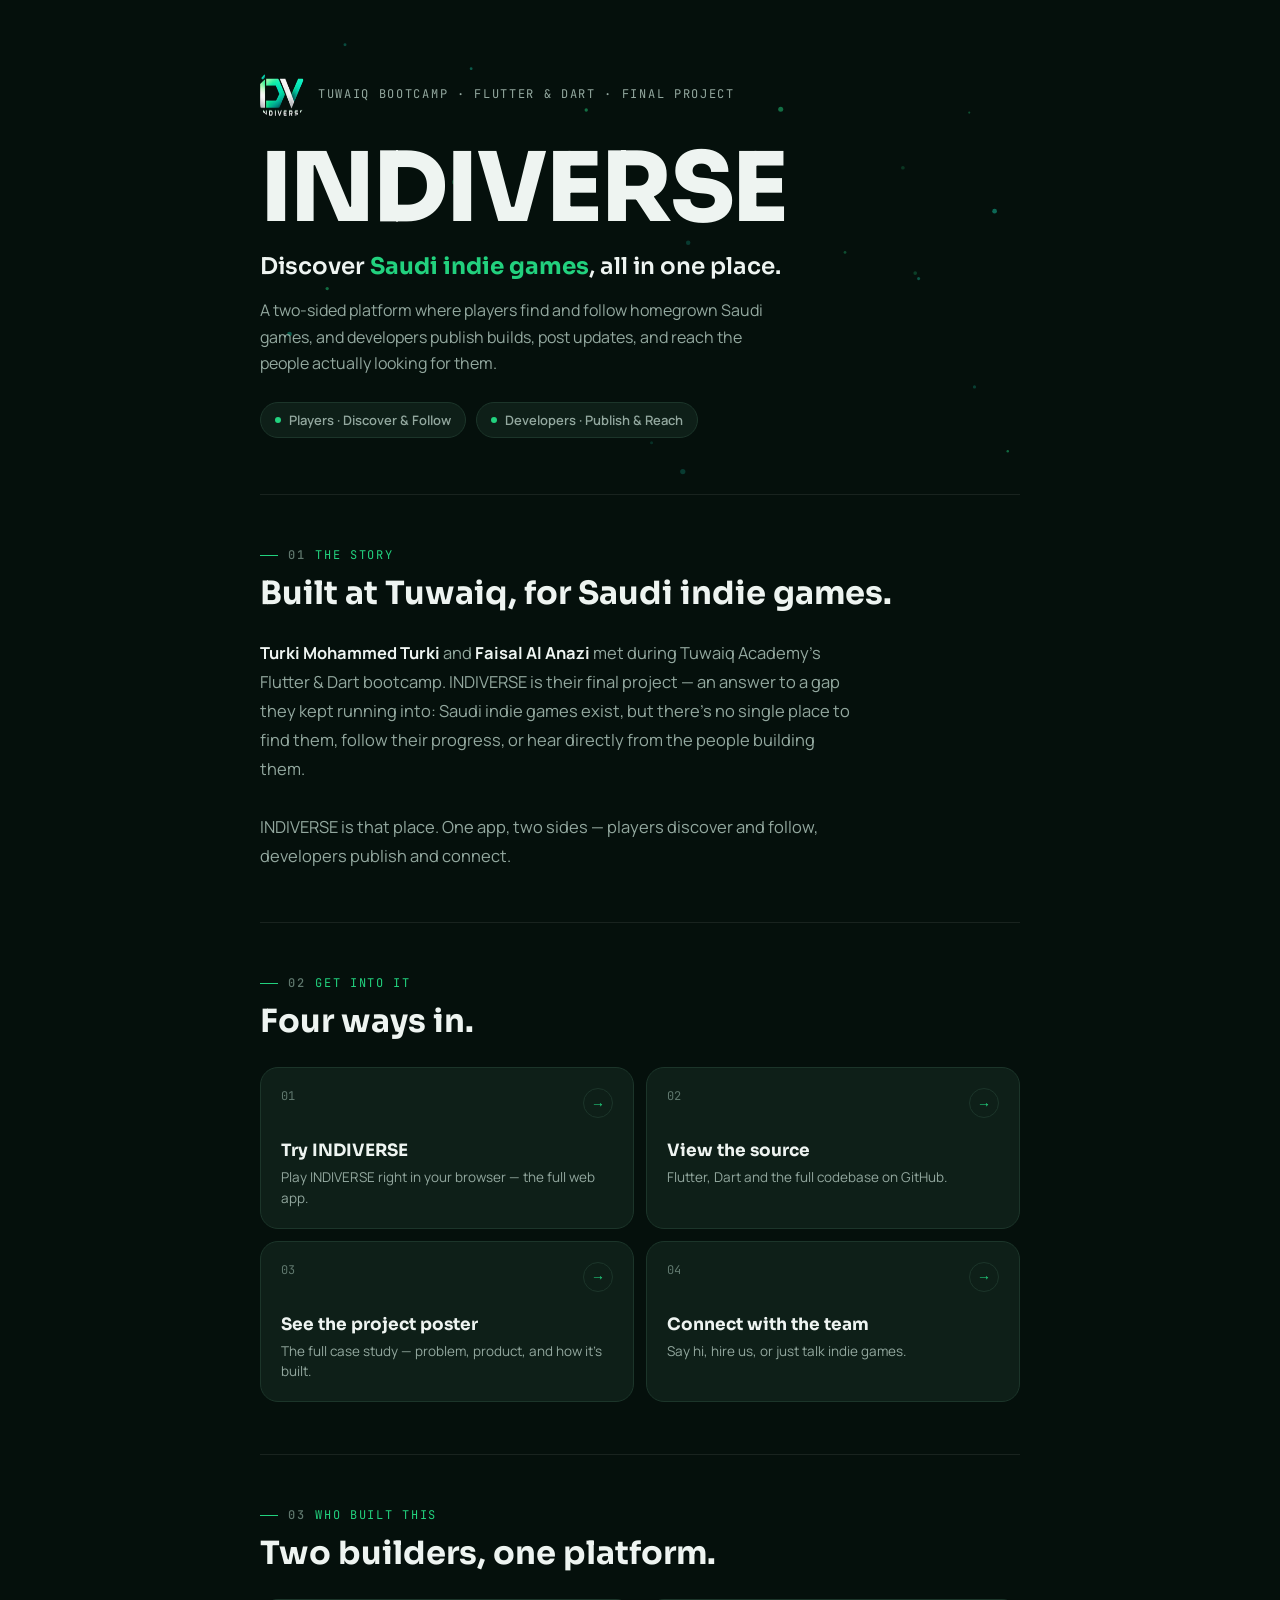
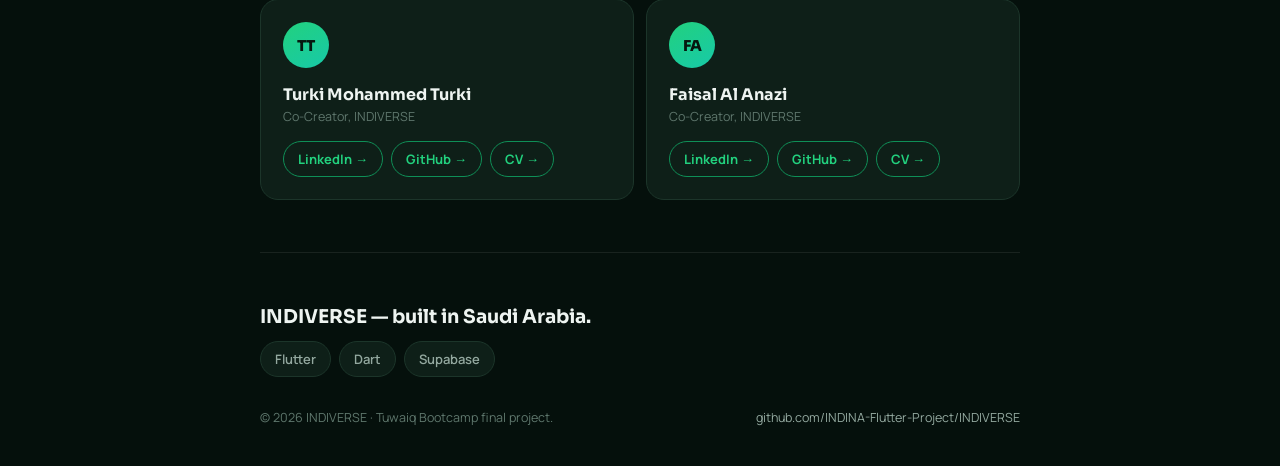
<file: indiverse-hub/index.html>
<!doctype html>
<html lang="en">
<head>
<meta charset="UTF-8">
<meta name="viewport" content="width=device-width, initial-scale=1, viewport-fit=cover">
<title>INDIVERSE Hub</title>
<style>
  :root{
    --bg:#05100c;
    --bg-soft:#081712;
    --surface:#0e1f18;
    --surface-2:#132a20;
    --border:#1c352a;
    --border-soft:rgba(255,255,255,.08);
    --text:#eef4f1;
    --text-dim:#93a89f;
    --text-faint:#5f776d;
    --green:#22d17e;
    --green-bright:#3ee896;
    --green-deep:#0e8f57;
    --teal:#17c9a8;
    color-scheme: dark;
  }

  *{box-sizing:border-box;}
  html{
    overflow-x:hidden;
    max-width:100%;
  }
  body{
    margin:0;
    background:var(--bg);
    color:var(--text);
    font-family:'Manrope',-apple-system,BlinkMacSystemFont,sans-serif;
    padding-inline:20px;
    overflow-x:hidden;
    max-width:100%;
  }
  img{max-width:100%;display:block;}

  h1,h2,h3{
    font-family:'Sora',-apple-system,sans-serif;
    margin:0;
    text-wrap:balance;
  }
  p{margin:0;}
  a{color:inherit;text-decoration:none;}
  button{font:inherit;color:inherit;background:none;border:none;cursor:pointer;padding:0;}

  .eyebrow{
    font-family:'JetBrains Mono',monospace;
    font-size:12px;
    letter-spacing:.14em;
    text-transform:uppercase;
    color:var(--green);
    display:flex;
    align-items:center;
    gap:10px;
  }
  .eyebrow .num{
    color:var(--text-faint);
    font-weight:500;
  }
  .eyebrow::before{
    content:"";
    width:18px;height:1px;
    background:var(--green);
    display:inline-block;
  }

  .wrap{max-width:760px;margin-inline:auto;}

  /* ---------- HERO ---------- */
  .hero{
    position:relative;
    padding-block:72px 56px;
    min-height:0;
  }
  #particles{
    position:absolute;
    inset:-40px -20px auto -20px;
    width:calc(100% + 40px);
    max-width:calc(100% + 40px);
    height:520px;
    z-index:0;
    pointer-events:none;
  }
  .hero-inner{position:relative;z-index:1;}
  .brand-row{
    display:flex;
    align-items:center;
    gap:14px;
    margin-bottom:28px;
  }
  .brand-row img{width:44px;height:44px;border-radius:12px;}
  .brand-row span{
    font-family:'JetBrains Mono',monospace;
    font-size:12px;
    letter-spacing:.14em;
    text-transform:uppercase;
    color:var(--text-dim);
  }
  .wordmark{
    font-size:clamp(52px,13vw,96px);
    font-weight:800;
    line-height:.94;
    letter-spacing:-.02em;
  }
  .tagline{
    margin-top:18px;
    font-size:clamp(18px,3.6vw,23px);
    font-weight:600;
    color:var(--text);
    font-family:'Sora',sans-serif;
  }
  .tagline b{color:var(--green);font-weight:700;}
  .subhead{
    margin-top:16px;
    max-width:52ch;
    font-size:16px;
    line-height:1.65;
    color:var(--text-dim);
  }
  .hero-chips{
    display:flex;
    flex-wrap:wrap;
    gap:10px;
    margin-top:26px;
  }
  .chip{
    border:1px solid var(--border);
    background:var(--surface);
    border-radius:100px;
    padding:8px 14px;
    font-size:13px;
    font-weight:600;
    color:var(--text-dim);
    display:flex;
    align-items:center;
    gap:8px;
  }
  .chip .dot{width:6px;height:6px;border-radius:50%;background:var(--green);}

  /* ---------- SECTION shell ---------- */
  section{
    padding-block:52px;
    border-top:1px solid var(--border-soft);
  }
  .reveal{
    opacity:0;
    transform:translateY(18px);
    transition:opacity .7s ease, transform .7s ease;
  }
  .reveal.in{opacity:1;transform:translateY(0);}

  .s-head{margin-bottom:26px;}
  .s-head h2{
    font-size:clamp(24px,5vw,32px);
    font-weight:700;
    margin-top:10px;
  }

  /* ---------- STORY ---------- */
  .story-body{
    font-size:16.5px;
    line-height:1.75;
    color:var(--text-dim);
    max-width:60ch;
  }
  .story-body strong{color:var(--text);font-weight:700;}

  /* ---------- LINK GRID ---------- */
  .grid{
    display:grid;
    grid-template-columns:1fr 1fr;
    gap:12px;
  }
  @media (max-width:520px){ .grid{grid-template-columns:1fr;} }

  .card{
    display:block;
    width:100%;
    text-align:left;
    border:1px solid var(--border);
    background:var(--surface);
    border-radius:18px;
    padding:20px;
    transition:border-color .2s ease, transform .2s ease, background .2s ease;
  }
  .card:hover{
    border-color:var(--green-deep);
    background:var(--surface-2);
    transform:translateY(-2px);
  }
  .card-top{
    display:flex;
    justify-content:space-between;
    align-items:flex-start;
    margin-bottom:22px;
  }
  .card-num{
    font-family:'JetBrains Mono',monospace;
    font-size:12px;
    color:var(--text-faint);
  }
  .card-arrow{
    width:30px;height:30px;
    border-radius:50%;
    border:1px solid var(--border);
    display:flex;align-items:center;justify-content:center;
    color:var(--green);
    font-size:14px;
    transition:background .2s ease, border-color .2s ease;
  }
  .card:hover .card-arrow{background:var(--green);border-color:var(--green);color:#06170f;}
  .card h3{font-size:17px;font-weight:700;margin-bottom:6px;}
  .card p{font-size:13.5px;color:var(--text-dim);line-height:1.5;}

  /* ---------- CREATORS ---------- */
  .creators{
    display:grid;
    grid-template-columns:1fr 1fr;
    gap:12px;
  }
  @media (max-width:520px){ .creators{grid-template-columns:1fr;} }
  .creator-card{
    border:1px solid var(--border);
    background:var(--surface);
    border-radius:18px;
    padding:22px;
  }
  .avatar{
    width:46px;height:46px;
    border-radius:50%;
    background:linear-gradient(150deg,var(--green),var(--teal));
    display:flex;align-items:center;justify-content:center;
    font-family:'Sora',sans-serif;
    font-weight:800;
    font-size:15px;
    color:#06170f;
    margin-bottom:16px;
  }
  .creator-card h3{font-size:16px;margin-bottom:3px;}
  .creator-card .role{font-size:12.5px;color:var(--text-faint);margin-bottom:16px;}
  .link-row{
    display:flex;
    flex-wrap:wrap;
    gap:8px;
  }
  .li-btn{
    display:inline-flex;
    align-items:center;
    gap:7px;
    font-size:13px;
    font-weight:700;
    color:var(--green);
    border:1px solid var(--green-deep);
    border-radius:100px;
    padding:8px 14px;
  }
  .li-btn:hover{background:rgba(34,209,126,.1);}

  /* ---------- FOOTER ---------- */
  footer{
    padding-block:52px 40px;
    border-top:1px solid var(--border-soft);
  }
  .foot-top{
    display:flex;
    flex-wrap:wrap;
    justify-content:space-between;
    align-items:flex-end;
    gap:28px;
    margin-bottom:32px;
  }
  .foot-tag{
    font-family:'Sora',sans-serif;
    font-weight:700;
    font-size:19px;
  }
  .foot-stack{
    display:flex;gap:8px;flex-wrap:wrap;margin-top:12px;
  }
  .qr-card{
    border:1px solid var(--border);
    background:var(--surface);
    border-radius:18px;
    padding:16px;
    display:flex;
    gap:14px;
    align-items:center;
    max-width:300px;
  }
  .qr-box{
    width:76px;height:76px;
    background:#fff;
    border-radius:10px;
    padding:6px;
    flex:none;
  }
  .qr-box canvas,.qr-box img{width:100%;height:100%;}
  .qr-copy{
    font-size:12.5px;
    color:var(--text-dim);
    line-height:1.5;
  }
  .qr-copy button{
    margin-top:6px;
    color:var(--green);
    font-weight:700;
    font-size:12.5px;
    text-decoration:underline;
    text-underline-offset:2px;
  }
  .foot-bottom{
    display:flex;
    justify-content:space-between;
    flex-wrap:wrap;
    gap:10px;
    font-size:12.5px;
    color:var(--text-faint);
  }
  .foot-bottom a{color:var(--text-dim);}
  .foot-bottom a:hover{color:var(--green);}

  /* ---------- POSTER OVERLAY ---------- */
  #posterView{
    position:fixed;
    inset:0;
    background:var(--bg);
    z-index:50;
    overflow-y:auto;
    padding-inline:20px;
  }
  .poster-bar{
    position:sticky;
    top:env(safe-area-inset-top,0px);
    display:flex;
    justify-content:space-between;
    align-items:center;
    padding-block:16px;
    background:var(--bg);
    border-bottom:1px solid var(--border-soft);
    margin-inline:-20px;
    padding-inline:20px;
    z-index:2;
  }
  .bar-btn{
    display:flex;align-items:center;gap:7px;
    font-size:13.5px;font-weight:700;
    border:1px solid var(--border);
    border-radius:100px;
    padding:9px 16px;
  }
  .bar-btn.primary{background:var(--green);border-color:var(--green);color:#06170f;}
  .bar-btn.ghost:hover{border-color:var(--green-deep);}

  .poster-hero{padding-block:36px 24px;text-align:center;}
  .poster-hero img{width:52px;height:52px;border-radius:12px;margin-inline:auto 0;margin-bottom:16px;}
  .poster-word{font-size:clamp(38px,11vw,58px);font-weight:800;letter-spacing:-.02em;}
  .poster-head{
    margin-top:10px;
    font-size:clamp(20px,5vw,27px);
    font-weight:700;
    max-width:20ch;
    margin-inline:auto;
  }
  .poster-head b{color:var(--green);}
  .poster-desc{
    margin-top:14px;
    color:var(--text-dim);
    font-size:14.5px;
    line-height:1.6;
    max-width:44ch;
    margin-inline:auto;
  }

  .phones{
    display:flex;
    gap:14px;
    overflow-x:auto;
    padding-block:28px;
    scrollbar-width:none;
  }
  .phones::-webkit-scrollbar{display:none;}
  .phone{
    flex:none;
    width:150px;
    height:308px;
    border-radius:24px;
    background:#050706;
    border:1px solid var(--border);
    padding:6px;
  }
  .phone img{width:100%;height:100%;border-radius:19px;object-fit:cover;object-position:top center;}

  .poster-feats{
    display:grid;
    grid-template-columns:1fr 1fr;
    gap:10px;
    padding-block:16px 30px;
  }
  .pf{
    border:1px solid var(--border);
    background:var(--surface);
    border-radius:14px;
    padding:14px;
  }
  .pf .pf-t{font-size:13.5px;font-weight:700;margin-bottom:4px;}
  .pf .pf-d{font-size:12px;color:var(--text-dim);line-height:1.5;}

  .poster-cta{
    background:var(--green);
    color:#06170f;
    border-radius:20px;
    padding:30px 22px;
    text-align:center;
    margin-block:8px 40px;
  }
  .poster-cta h3{
    font-size:clamp(24px,7vw,34px);
    font-weight:800;
    letter-spacing:-.01em;
  }
  .poster-cta p{
    margin-top:8px;
    font-size:13.5px;
    font-weight:600;
    opacity:.8;
  }

  @media print{
    body *{visibility:hidden;}
    #posterView, #posterView *{visibility:visible;}
    #posterView{position:static;overflow:visible;}
    .poster-bar{display:none;}
  }

  @media (prefers-reduced-motion:reduce){
    .reveal{transition:none;opacity:1;transform:none;}
  }
</style>

<link rel="preload" as="style" href="fonts.css" onload="this.onload=null;this.rel='stylesheet'">
<noscript><link rel="stylesheet" href="fonts.css"></noscript>


</head>
<body>
<div class="wrap">

  <!-- HERO -->
  <div class="hero">
    <canvas id="particles"></canvas>
    <div class="hero-inner">
      <div class="brand-row">
        <img src="[data-uri]" alt="INDIVERSE logo" id="logoImg">
        <span>Tuwaiq Bootcamp &middot; Flutter &amp; Dart &middot; Final Project</span>
      </div>
      <h1 class="wordmark">INDIVERSE</h1>
      <p class="tagline">Discover <b>Saudi indie games</b>, all in one place.</p>
      <p class="subhead">A two-sided platform where players find and follow homegrown Saudi games, and developers publish builds, post updates, and reach the people actually looking for them.</p>
      <div class="hero-chips">
        <span class="chip"><span class="dot"></span>Players &middot; Discover &amp; Follow</span>
        <span class="chip"><span class="dot"></span>Developers &middot; Publish &amp; Reach</span>
      </div>
    </div>
  </div>

  <!-- STORY -->
  <section class="reveal" id="story">
    <div class="s-head">
      <div class="eyebrow"><span class="num">01</span>The Story</div>
      <h2>Built at Tuwaiq, for Saudi indie games.</h2>
    </div>
    <p class="story-body">
      <strong>Turki Mohammed Turki</strong> and <strong>Faisal Al Anazi</strong> met during Tuwaiq Academy's Flutter &amp; Dart bootcamp. INDIVERSE is their final project &mdash; an answer to a gap they kept running into: Saudi indie games exist, but there's no single place to find them, follow their progress, or hear directly from the people building them.
      <br><br>
      INDIVERSE is that place. One app, two sides &mdash; players discover and follow, developers publish and connect.
    </p>
  </section>

  <!-- LINKS -->
  <section class="reveal" id="links">
    <div class="s-head">
      <div class="eyebrow"><span class="num">02</span>Get Into It</div>
      <h2>Four ways in.</h2>
    </div>
    <div class="grid">
      <a class="card" href="https://web-five-psi-29.vercel.app/" target="_blank" rel="noopener" id="appLinkCard">
        <div class="card-top"><span class="card-num">01</span><span class="card-arrow">&rarr;</span></div>
        <h3>Try INDIVERSE</h3>
        <p id="appLinkSubtitle">Play INDIVERSE right in your browser &mdash; the full web app.</p>
      </a>
      <a class="card" href="https://github.com/INDINA-Flutter-Project/INDIVERSE" target="_blank" rel="noopener">
        <div class="card-top"><span class="card-num">02</span><span class="card-arrow">&rarr;</span></div>
        <h3>View the source</h3>
        <p>Flutter, Dart and the full codebase on GitHub.</p>
      </a>
      <button class="card" id="openPoster">
        <div class="card-top"><span class="card-num">03</span><span class="card-arrow">&rarr;</span></div>
        <h3>See the project poster</h3>
        <p>The full case study &mdash; problem, product, and how it's built.</p>
      </button>
      <a class="card" href="#creators">
        <div class="card-top"><span class="card-num">04</span><span class="card-arrow">&rarr;</span></div>
        <h3>Connect with the team</h3>
        <p>Say hi, hire us, or just talk indie games.</p>
      </a>
    </div>
  </section>

  <!-- CREATORS -->
  <section class="reveal" id="creators">
    <div class="s-head">
      <div class="eyebrow"><span class="num">03</span>Who Built This</div>
      <h2>Two builders, one platform.</h2>
    </div>
    <div class="creators">
      <div class="creator-card">
        <div class="avatar">TT</div>
        <h3>Turki Mohammed Turki</h3>
        <div class="role">Co-Creator, INDIVERSE</div>
        <div class="link-row">
          <a class="li-btn" href="https://www.linkedin.com/in/turki-turki-321b79378/?skipRedirect=true" target="_blank" rel="noopener">LinkedIn &rarr;</a>
          <a class="li-btn" href="https://github.com/turki125" target="_blank" rel="noopener">GitHub &rarr;</a>
          <a class="li-btn" href="Turki_Mohammed_Turki_CV.pdf" target="_blank" rel="noopener">CV &rarr;</a>
        </div>
      </div>
      <div class="creator-card">
        <div class="avatar">FA</div>
        <h3>Faisal Al Anazi</h3>
        <div class="role">Co-Creator, INDIVERSE</div>
        <div class="link-row">
          <a class="li-btn" href="https://www.linkedin.com/in/faisal-alanazi-5aa50b40b/" target="_blank" rel="noopener">LinkedIn &rarr;</a>
          <a class="li-btn" href="https://github.com/FaisalAlanazi-1" target="_blank" rel="noopener">GitHub &rarr;</a>
          <a class="li-btn" href="Faisal_Al_Anazi_CV.pdf" target="_blank" rel="noopener">CV &rarr;</a>
        </div>
      </div>
    </div>
  </section>

  <!-- FOOTER -->
  <footer class="reveal">
    <div class="foot-top">
      <div>
        <div class="foot-tag">INDIVERSE &mdash; built in Saudi Arabia.</div>
        <div class="foot-stack">
          <span class="chip">Flutter</span>
          <span class="chip">Dart</span>
          <span class="chip">Supabase</span>
        </div>
      </div>
    </div>
    <div class="foot-bottom">
      <span>&copy; 2026 INDIVERSE &middot; Tuwaiq Bootcamp final project.</span>
      <a href="https://github.com/INDINA-Flutter-Project/INDIVERSE" target="_blank" rel="noopener">github.com/INDINA-Flutter-Project/INDIVERSE</a>
    </div>
  </footer>
</div>

<!-- POSTER OVERLAY -->
<div id="posterView" hidden>
  <div class="poster-bar no-print">
    <button class="bar-btn ghost" id="closePoster">&larr; Back</button>
    <a class="bar-btn primary" href="poster.jpg" download="INDIVERSE_Poster.jpg">Download</a>
  </div>
  <div style="padding-block:24px 48px;">
    <img id="posterImg" data-src="poster.jpg" alt="INDIVERSE project poster" style="width:100%;height:auto;border-radius:14px;border:1px solid var(--border-soft);display:block;">
  </div>
</div>

<script>
(function(){
  // ---- reveal on scroll ----
  try{
    var els = document.querySelectorAll('.reveal');
    var io = new IntersectionObserver(function(entries){
      entries.forEach(function(e){ if(e.isIntersecting){ e.target.classList.add('in'); } });
    }, {threshold:.15});
    els.forEach(function(el){ io.observe(el); });
  }catch(e){
    document.querySelectorAll('.reveal').forEach(function(el){ el.classList.add('in'); });
  }

  // ---- poster overlay ----
  var poster = document.getElementById('posterView');
  var posterImg = document.getElementById('posterImg');
  document.getElementById('openPoster').addEventListener('click', function(){
    if(posterImg && !posterImg.src){ posterImg.src = posterImg.getAttribute('data-src'); }
    poster.hidden = false;
    document.body.style.overflow='hidden';
    poster.scrollTop = 0;
  });
  document.getElementById('closePoster').addEventListener('click', function(){
    poster.hidden = true;
    document.body.style.overflow='';
  });
  // ---- hero particle canvas ----
  try{
    var canvas = document.getElementById('particles');
    var ctx = canvas.getContext('2d');
    var w,h,dpr = Math.min(window.devicePixelRatio||1, 2);
    function size(){
      w = canvas.clientWidth; h = canvas.clientHeight;
      canvas.width = w*dpr; canvas.height = h*dpr;
      ctx.setTransform(dpr,0,0,dpr,0,0);
    }
    size();
    window.addEventListener('resize', size);
    var colors = ['#22d17e','#17c9a8'];
    var reduced = window.matchMedia && window.matchMedia('(prefers-reduced-motion: reduce)').matches;
    var particles = [];
    for(var i=0;i<26;i++){
      particles.push({
        x: Math.random()*w, y: Math.random()*h,
        r: 1+Math.random()*1.8,
        vy: -(0.15+Math.random()*0.3),
        vx: (Math.random()-.5)*0.2,
        a: .15+Math.random()*.35,
        c: colors[i%2]
      });
    }
    function frame(){
      ctx.clearRect(0,0,w,h);
      particles.forEach(function(p){
        p.y += p.vy; p.x += p.vx;
        if(p.y < -6){ p.y = h+6; p.x = Math.random()*w; }
        ctx.beginPath();
        ctx.fillStyle = p.c;
        ctx.globalAlpha = p.a;
        ctx.arc(p.x,p.y,p.r,0,Math.PI*2);
        ctx.fill();
      });
      ctx.globalAlpha = 1;
      if(!reduced) requestAnimationFrame(frame);
    }
    frame();
  }catch(e){}
})();
</script>

</body>
</html>
</file>
<file: indiverse-hub/fonts.css>
@font-face{font-family:'Manrope';font-style:normal;font-weight:400;font-display:swap;src:url('fonts/manrope-400.woff2') format('woff2');}
@font-face{font-family:'Manrope';font-style:normal;font-weight:500;font-display:swap;src:url('fonts/manrope-500.woff2') format('woff2');}
@font-face{font-family:'Manrope';font-style:normal;font-weight:600;font-display:swap;src:url('fonts/manrope-600.woff2') format('woff2');}
@font-face{font-family:'Manrope';font-style:normal;font-weight:700;font-display:swap;src:url('fonts/manrope-700.woff2') format('woff2');}
@font-face{font-family:'Sora';font-style:normal;font-weight:600;font-display:swap;src:url('fonts/sora-600.woff2') format('woff2');}
@font-face{font-family:'Sora';font-style:normal;font-weight:700;font-display:swap;src:url('fonts/sora-700.woff2') format('woff2');}
@font-face{font-family:'Sora';font-style:normal;font-weight:800;font-display:swap;src:url('fonts/sora-800.woff2') format('woff2');}
@font-face{font-family:'JetBrains Mono';font-style:normal;font-weight:400;font-display:swap;src:url('fonts/jbmono-400.woff2') format('woff2');}
@font-face{font-family:'JetBrains Mono';font-style:normal;font-weight:500;font-display:swap;src:url('fonts/jbmono-500.woff2') format('woff2');}
@font-face{font-family:'JetBrains Mono';font-style:normal;font-weight:600;font-display:swap;src:url('fonts/jbmono-600.woff2') format('woff2');}
</file>
